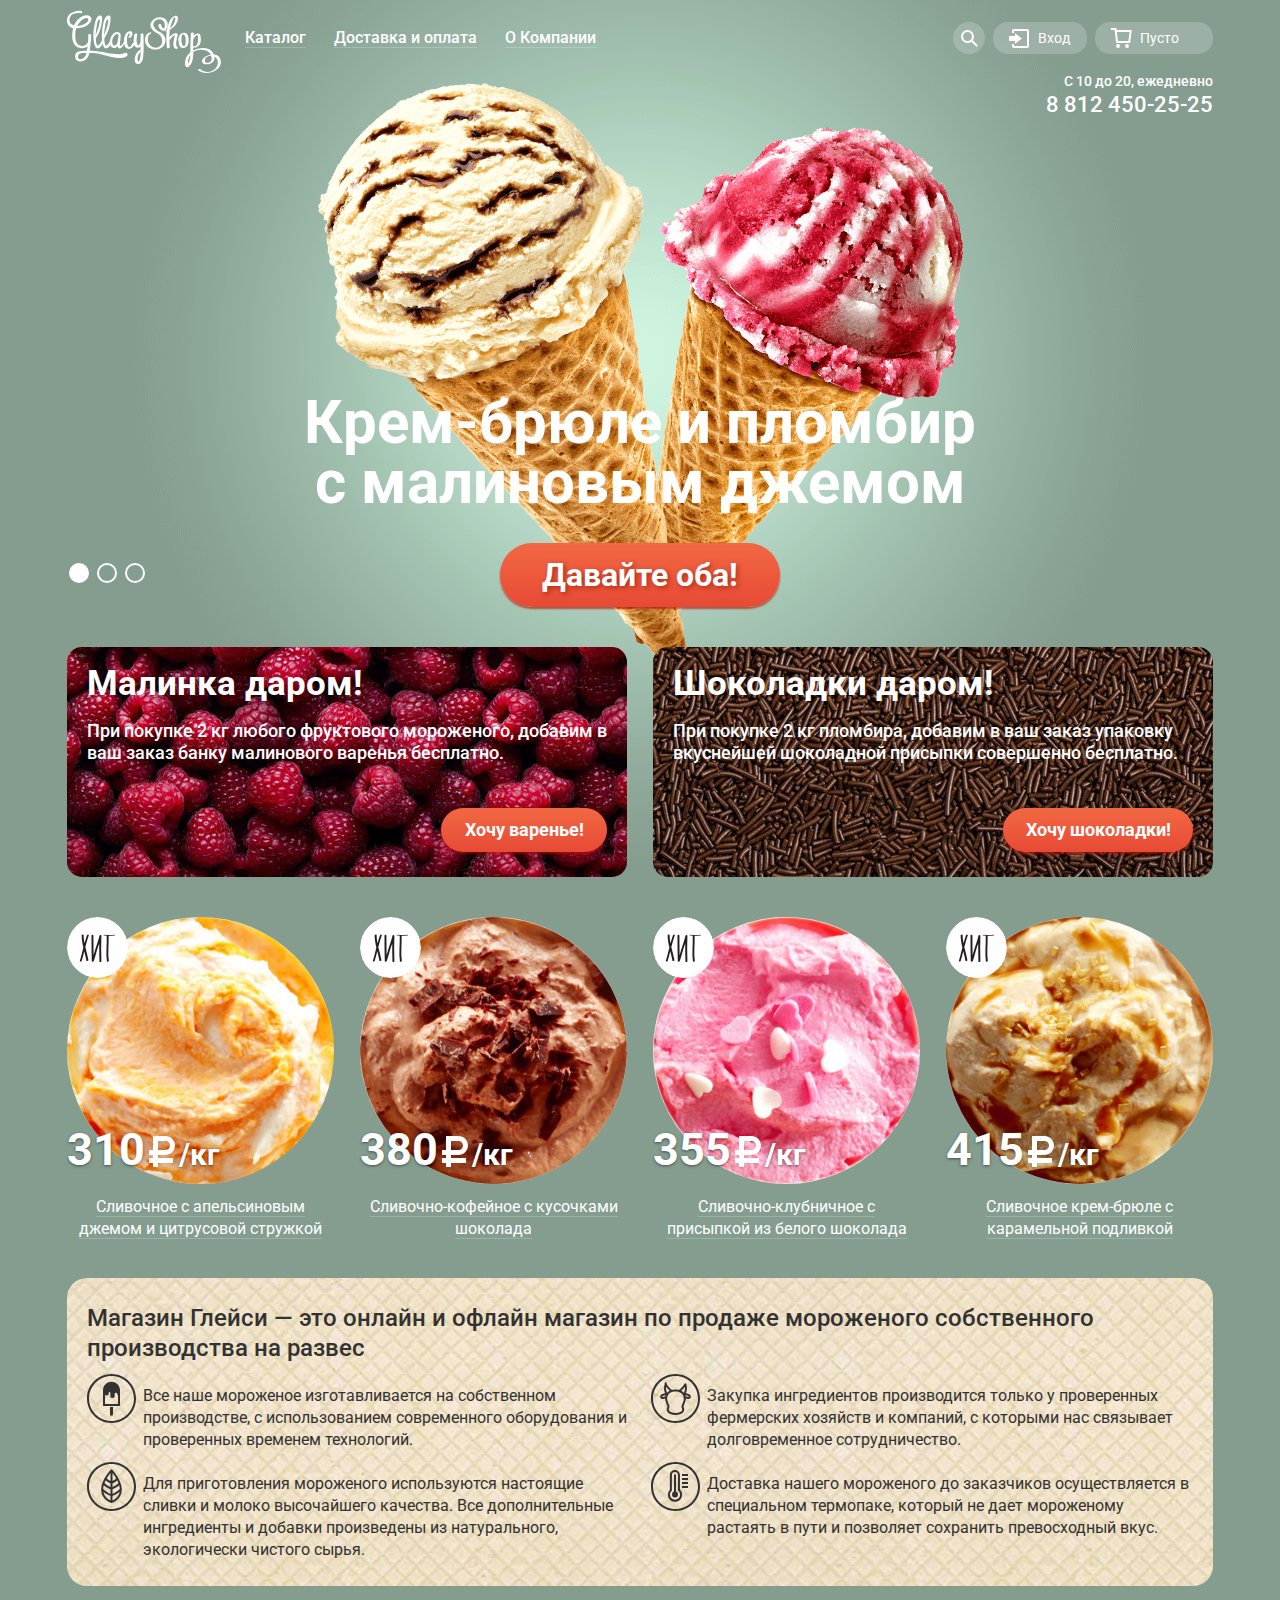
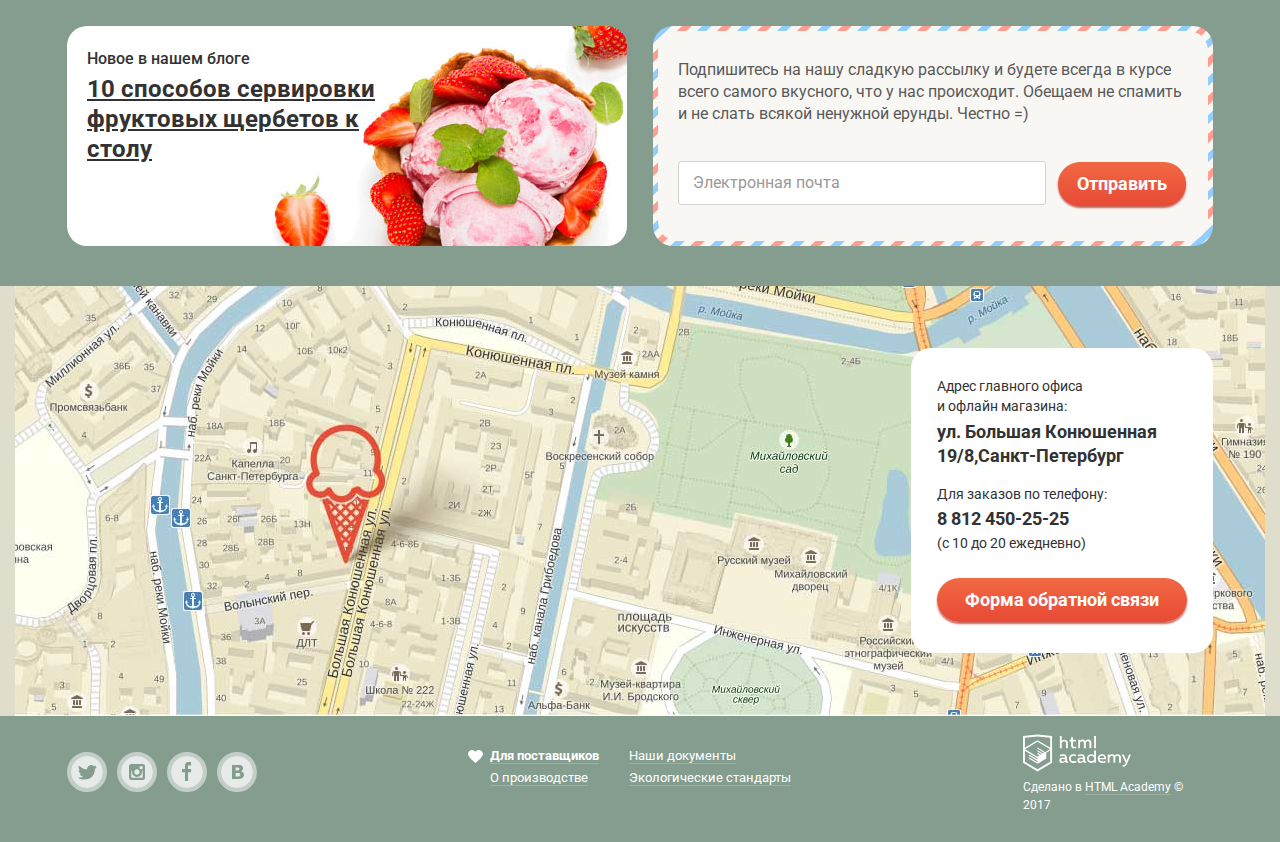
<file: index.html>
<!DOCTYPE html>
<html lang="ru">
  <head>
    <meta charset="utf-8">
    <link href="css/normalize.css" rel="stylesheet">
    <link href="css/style.min.css" rel="stylesheet">
    <link href="https://fonts.googleapis.com/css?family=Roboto:400,500,700&amp;subset=cyrillic,cyrillic-ext,latin-ext" rel="stylesheet">
    <title>"Глейси" магазин мороженого</title>
  </head>
  <body>
    <input class="visually-hidden" type="radio" id="btn-1" name="toggle" checked>
    <input class="visually-hidden" type="radio" id="btn-2" name="toggle">
    <input class="visually-hidden" type="radio" id="btn-3" name="toggle">
    <div class="page-container">
      <header class="main-header container">
        <nav class="main-nav">
          <div class="header-left">
            <a class="header-logo">
              <img class="header-logo-img" src="img/logo.svg" width="154" height="64" alt="Глейси">
            </a>
            <ul class="main-nav-list">
              <li class="main-nav-item">
                <a class="main-nav-link" href="#">Каталог</a>
                <ul class="main-subnav-list">
                  <li class="main-subnav-item">
                    <a class="main-subnav-link first-link" tabindex="1" href="#">Новинки</a>
                  </li>
                  <li class="main-subnav-item">
                    <a class="main-subnav-link" href="catalog.html">Сливочное</a>
                  </li>
                  <li class="main-subnav-item">
                    <a class="main-subnav-link" href="#">Щербеты</a>
                  </li>
                  <li class="main-subnav-item">
                    <a class="main-subnav-link" href="#">Фруктовый лёд</a>
                  </li>
                  <li class="main-subnav-item">
                    <a class="main-subnav-link" href="#">Мелорин</a>
                  </li>
                </ul>
              </li>
              <li class="main-nav-item">
                <a class="main-nav-link" href="#">Доставка и оплата</a>
              </li>
              <li class="main-nav-item">
                <a class="main-nav-link" href="#">О Компании</a>
              </li>
            </ul>
          </div>
          <div class="user-block">
            <ul class="user-block-list">
              <li class="user-block-item search">
                <a class="user-block-link link-search" href="#">Поиск</a>
                <div class="modal-wrapper">
                  <h3 class="visually-hidden">Форма поиска</h3>
                    <form class="modal search-form" action="https://echo.htmlacademy.ru" method="post">
                      <p class="form-row">
                        <input class="input-field" type="search" name="search" id="search-id" placeholder="Что ищем?">
                        <label for="search-id">Что ищем?</label>
                      </p>
                    </form>
                </div>
              </li>
              <li class="user-block-item enter">
                <a class="user-block-link link-enter" href="#">Вход</a>
                <div class="modal-wrapper">
                  <h3 class="visually-hidden">Форма входа</h3>
                  <form class="modal enter-form" action="https://echo.htmlacademy.ru" method="post">
                    <p class="form-row">
                      <input class="input-field" type="email" name="enter-email" id="enter-email-id" placeholder="Электронная почта">
                      <label for="enter-email-id">Электронная почта</label>
                    </p>
                    <p class="form-row">
                      <input class="input-field" type="password" name="enter-password" id="enter-password-id" placeholder="Пароль">
                      <label for="enter-password-id">Пароль</label>
                    </p>
                    <div class="enter-control-wrapper">
                      <p class="enter-info">
                        <a class="info-link" href="#">Забыли пароль?</a>
                        <a class="info-link" href="#">Новая регистрация</a>
                      </p>
                      <input class="btn enter-btn" type="submit" value="Войти">
                    </div>
                  </form>
                </div>
              </li>
              <li class="user-block-item">
                <a class="user-block-link user-block-bascket" href="#" aria-label="Корзина">Пусто</a>
              </li>
            </ul>
            <section class="user-block-info">
              <h3 class="visually-hidden">Контактная информация</h3>
              <p class="info-shedule">С 10 до 20, ежедневно</p>
              <p class="info-phone">8 812 450-25-25</p>
            </section>
          </div>
        </nav>
      </header>
      <main class="main-content">
        <div class="container">
          <h1 class="visually-hidden">Магазин мороженого-Глейси</h1>

        <!--Слайдер-->
          <ul class="slider">
            <li class="slide">
              <h2 class="slide-header">Крем-брюле и пломбир с малиновым джемом</h2>
              <a class="btn slide-btn" href="#">Давайте оба!</a>
            </li>
            <li class="slide">
              <h2 class="slide-header">Шоколадный пломбир и лимонный сорбет</h2>
              <a class="btn slide-btn" href="#">Давайте оба!</a>
            </li>
            <li class="slide">
              <h2 class="slide-header">Пломбир с помадкой и клубничный щербет</h2>
              <a class="btn slide-btn" href="#">Давайте оба!</a>
            </li>
          </ul>
          <div class="back-controls">
            <label for="btn-1"></label>
            <label for="btn-2"></label>
            <label for="btn-3"></label>
          </div>


            <!--Баннеры-->
          <section class="banners">
            <h2 class="visually-hidden">Рекламные предложения</h2>
            <ul class="banners-list">
              <li class="banner-item banner-1">
                <b class="banner-promo">Малинка даром!</b>
                <p class="banner-offer">При покупке 2 кг любого фруктового мороженого, добавим в ваш заказ банку малинового варенья бесплатно.</p>
                <a class="btn banner-btn" href="#">Хочу варенье!</a>
              </li>
              <li class="banner-item banner-2">
                <b class="banner-promo">Шоколадки даром!</b>
                <p class="banner-offer">При покупке 2 кг пломбира, добавим в ваш заказ упаковку вкуснейшей шоколадной присыпки совершенно бесплатно.</p>
                <a class="btn banner-btn" href="#">Хочу шоколадки!</a>
              </li>
            </ul>
          </section>

            <!--Хиты-->
          <section class="catalog hits">
            <h2 class="visually-hidden">Самые популярные товары</h2>
            <ul class="catalog-list">
              <li class="catalog-item">
                <img class="catalog-item-img" src="img/ice_hit1.jpg" width="267" height="267" alt="Сливочное с апельсиновым джемом и цитрусовой стружкой">
                <b class="price">310<span>/кг</span></b>
                <a class="catalog-item-link" href="#">Сливочное с апельсиновым джемом и цитрусовой стружкой</a>
                <a class="btn catalog-btn" href="#">Быстрый просмотр</a>
              </li>
              <li class="catalog-item">
                <img class="catalog-item-img" src="img/ice_hit2.jpg" width="267" height="267" alt="Сливочно-кофейное с кусочками шоколада">
                <b class="price">380<span>/кг</span></b>
                <a class="catalog-item-link" href="#">Сливочно-кофейное с кусочками шоколада</a>
                <a class="btn catalog-btn" href="#">Быстрый просмотр</a>
              </li>
              <li class="catalog-item">
                <img class="catalog-item-img" src="img/ice_hit3.jpg" width="267" height="267" alt="Сливочно-клубничное с присыпкой из белого шоколада">
                <b class="price">355<span>/кг</span></b>
                <a class="catalog-item-link" href="#">Сливочно-клубничное с<br>присыпкой из белого шоколада</a>
                <a class="btn catalog-btn" href="#">Быстрый просмотр</a>
              </li>
              <li class="catalog-item">
                <img class="catalog-item-img" src="img/ice_hit4.jpg" width="267" height="267" alt="Сливочное крем-брюле с карамельной подливкой">
                <b class="price">415<span>/кг</span></b>
                <a class="catalog-item-link" href="#">Сливочное крем-брюле с карамельной подливкой</a>
                <a class="btn catalog-btn" href="#">Быстрый просмотр</a>
              </li>
            </ul>
          </section>

            <!--Промо-блок-->
          <section class="features">
            <h2 class="visually-hidden">Наши преимущества</h2>
            <div class="features-wrapper">
              <p class="features-header">Магазин Глейси — это онлайн и офлайн магазин по продаже мороженого собственного производства на развес</p>
                <ul class="features-list">
                  <li class="features-list-item ice-cream">Все наше мороженое изготавливается на собственном производстве, с использованием современного оборудования и проверенных временем технологий.</li>
                  <li class="features-list-item cow">Закупка ингредиентов  производится только у проверенных фермерских хозяйств и компаний, с которыми нас связывает долговременное сотрудничество.</li>
                  <li class="features-list-item eco">Для приготовления мороженого используются настоящие сливки и молоко высочайшего качества. Все дополнительные ингредиенты и добавки произведены из натурального, экологически чистого сырья.</li>
                  <li class="features-list-item thermometer">Доставка нашего мороженого до заказчиков осуществляется в специальном термопаке, который не дает мороженому растаять в пути и позволяет сохранить превосходный вкус.</li>
                </ul>
            </div>
          </section>

            <!--Новости блога-->
          <section class="news">
            <h2 class="visually-hidden">Новости блога</h2>
            <article class="news-blog">
              <h3 class="blog-title">Новое в нашем блоге</h3>
              <a class="blog-link" href="#">10  способов сервировки фруктовых щербетов к столу</a>
            </article>
            <div class="news-subscribe">
              <form class="subscribe-form" name="subscribe" id="subscribe-form" method="post" action="https://echo.htmlacademy.ru">
                <p class="subscribe-intro">Подпишитесь на нашу сладкую рассылку и будете всегда в курсе всего самого вкусного, что у нас происходит. Обещаем не спамить и не слать всякой ненужной ерунды. Честно =)</p>
                <p class="form-row">
                  <input class="input-field subscribe-field" type="email" name="email" id="email-id" placeholder="Электронная почта">
                  <label for="email-id">Электронная почта</label>
                  <input class="btn subscribe-btn" type="submit" value="Отправить">
                </p>
              </form>
            </div>
          </section>
        </div>

          <!--Контакты-->
        <section class="map" id="map-id">
          <div class="container">
            <h2 class="visually-hidden">Контактная информация</h2>
            <div class="contacts">
              <ul class="contacts-list">
                <li class="contact-item">
                  <p class="contacts-caption">Адрес главного офиса<br>и офлайн магазина:</p>
                  <b class="contacts-content">ул. Большая Конюшенная<br>19/8,Санкт-Петербург</b>
                </li>
                <li class="contact-item">
                  <p class="contacts-caption">Для заказов по телефону:</p>
                  <b class="contacts-content phone">8 812 450-25-25</b>
                  <p class="contacts-caption note">(с 10 до 20 ежедневно)</p>
                </li>
              </ul>
              <a class="btn btn-contact" href="#">Форма обратной связи</a>
            </div>
          </div>
        </section>
      </main>

        <!--Подвал-->
      <footer class="main-footer">
        <div class="container">
          <ul class="footer-social">
            <li class="social-item">
              <a class="social-link" href="#" title="Мы в твиттере">Твитер</a>
              <svg xmlns="http://www.w3.org/2000/svg" width="32" height="32" viewBox="0 0 32 32"><path fill="#FFF" d="M16 0C7.164 0 0 7.164 0 16c0 8.837 7.164 16 16 16 8.837 0 16-7.163 16-16 0-8.836-7.163-16-16-16zm7.944 12.809c-.251 6.516-3.463 10.832-10.992 10.702h-.486c-.447 0-4.543-.443-5.344-1.823 2.479.19 4.247-.406 5.12-1.136-1.048-.289-2.923-.461-3.251-2.848.384.104.618.221 1.299.113-1.307-.824-2.758-1.519-2.679-3.643.311.317 1.164.518 1.46.457-.768-.233-2.149-3.244-.974-4.781 1.984 1.79 4.075 3.482 7.804 3.643.227-2.214 1.24-3.699 3.168-4.325 1.84-.479 3.255.26 3.901 1.138.737-.224 1.453-.466 2.193-.685-.004.833-.569 1.463-.935 1.709.747.165 1.423-.475 1.423-.475-.184.963-1.094 1.725-1.707 1.954z"/></svg>
            </li>
            <li class="social-item">
              <svg xmlns="http://www.w3.org/2000/svg" width="32" height="32" viewBox="0 0 32 32"><g fill="#FFF"><path d="M20.916 16a4.938 4.938 0 1 1-9.877 0c0-.394.051-.773.138-1.14h-.897v6.838h11.396V14.86h-.897c.086.367.137.746.137 1.14z"/><path d="M15.978 18.659c1.466 0 2.659-1.193 2.659-2.659s-1.193-2.659-2.659-2.659c-1.466 0-2.659 1.193-2.659 2.659s1.192 2.659 2.659 2.659zM18.637 10.302h3.039v3.039h-3.039z"/><path d="M16 0C7.164 0 0 7.164 0 16c0 8.837 7.164 16 16 16 8.837 0 16-7.163 16-16 0-8.836-7.163-16-16-16zm7.955 21.698a2.285 2.285 0 0 1-2.279 2.279H10.279A2.285 2.285 0 0 1 8 21.698V10.302a2.286 2.286 0 0 1 2.279-2.279h11.396a2.286 2.286 0 0 1 2.279 2.279v11.396z"/></g></svg>
              <a class="social-link" href="#" title="Мы в инстаграмм">Инстаграм</a>
            </li>
            <li class="social-item">
              <svg xmlns="http://www.w3.org/2000/svg" width="32" height="32" viewBox="0 0 32 32"><path fill="#FFF" d="M16 0C7.164 0 0 7.163 0 16s7.164 16 16 16c8.837 0 16-7.164 16-16S24.837 0 16 0zm4.062 9.455h-3.021v3.444h3.021v3.445h-3.021v8.61H14.02v-8.61H11v-3.445h3.021V9.455c0-1.902 1.353-3.445 3.021-3.445h3.021v3.445z"/></svg>
              <a class="social-link" href="#" title="Мы в фейсбук">Фейсбук</a>
            </li>
            <li class="social-item">
              <a class="social-link" href="#" title="Мы в контакте">ВКонтакте</a>
              <svg xmlns="http://www.w3.org/2000/svg" width="32" height="32" viewBox="0 0 32 32"><g fill="#FFF"><path d="M16.637 14.495c.402-.019.719-.082.951-.188.326-.145.54-.33.641-.559.101-.229.15-.496.15-.797 0-.232-.058-.465-.174-.697-.116-.232-.322-.405-.617-.517-.264-.1-.592-.155-.984-.165a76.242 76.242 0 0 0-1.652-.014h-.339v2.965h.565c.571 0 1.057-.009 1.459-.028zM18.118 17.084c-.282-.081-.672-.125-1.166-.132a127.97 127.97 0 0 0-1.55-.009h-.79v3.493h.264c1.014 0 1.74-.003 2.18-.009a3.2 3.2 0 0 0 1.212-.245c.377-.157.633-.364.774-.625s.214-.562.214-.9c0-.446-.088-.788-.261-1.03-.17-.241-.464-.423-.877-.543z"/><path d="M16 0C7.164 0 0 7.164 0 16c0 8.837 7.164 16 16 16 8.837 0 16-7.163 16-16 0-8.836-7.163-16-16-16zm6.602 20.531a3.73 3.73 0 0 1-1.124 1.327c-.552.415-1.161.71-1.823.886s-1.501.264-2.519.264h-6.121V8.987h5.443c1.13 0 1.957.038 2.48.113a5.126 5.126 0 0 1 1.561.5c.533.27.929.632 1.189 1.087.26.455.392.975.392 1.558 0 .678-.179 1.278-.536 1.795-.358.518-.863.92-1.517 1.208v.075c.917.182 1.642.559 2.179 1.13.537.571.807 1.325.807 2.261 0 .678-.138 1.283-.411 1.817z"/></g></svg>
            </li>
          </ul>
          <div class="footer-menu">
            <ul class="footer-menu-list">
              <li class="footer-menu-item">
                <a class="footer-menu-link heart" href="#">Для поставщиков</a>
              </li>
              <li class="footer-menu-item">
                <a class="footer-menu-link" href="#">О производстве</a>
              </li>
            </ul>
            <ul class="footer-menu-list">
              <li class="footer-menu-item">
                <a class="footer-menu-link" href="#">Наши документы</a>
              </li>
              <li class="footer-menu-item">
                <a class="footer-menu-link" href="#">Экологические стандарты</a>
              </li>
            </ul>
          </div>
          <div class="footer-copyright">
            <a class="copyright-link" href="https://htmlacademy.ru/intensive/htmlcss"><img class="copyright-img" src="img/logo-htmlacademy.svg" width="108" height="38" alt="HTMLAcademy"></a>
            <p class="copyright-text">Сделано в <a href="https://htmlacademy.ru/">HTML Academy</a> © 2017</p>
          </div>
        </div>
      </footer>
    </div>
    <div class="feedback-overlay"></div>
    <section class="modal-wrapper feedback">
      <h3 class="visually-hidden">Форма обратной связи</h3>
      <button class="modal-close" type="button" title="Закрыть">Закрыть</button>
      <form class="modal modal-feedback" action="https://echo.htmlacademy.ru" method="post">
        <p class="feedback-title">Мы обязательно вам ответим!</p>
        <p class="form-row">
          <input class="input-field feedback-field" type="text" name="feedback-name" id="feedback-name-id" placeholder="Как вас зовут?">
          <label for="feedback-name-id">Как вас зовут?</label>
        </p>
        <p class="form-row">
          <input class="input-field feedback-field" type="email" name="feedback-email" id="feedback-email-id" placeholder="Ваша почта для ответа?">
          <label for="feedback-email-id">Ваша почта для ответа?</label>
        </p>
        <p class="form-row">
          <textarea class="feedback-textarea" name="feedback-message" id="feedback-message-id" rows="6" placeholder="Напишите что-нибудь..."></textarea>
          <label for="feedback-message-id">Напишите что-нибудь...</label>
        </p>
        <div class="btn-wrapper">
          <input class="btn feedback-btn" type="submit" value="Отправить">
        </div>
      </form>
    </section>
    <script src="https://api-maps.yandex.ru/2.1/?lang=ru_RU" type="text/javascript"></script>
    <script type="text/javascript" src="js/script.min.js"></script>
  </body>
</html>
</file>
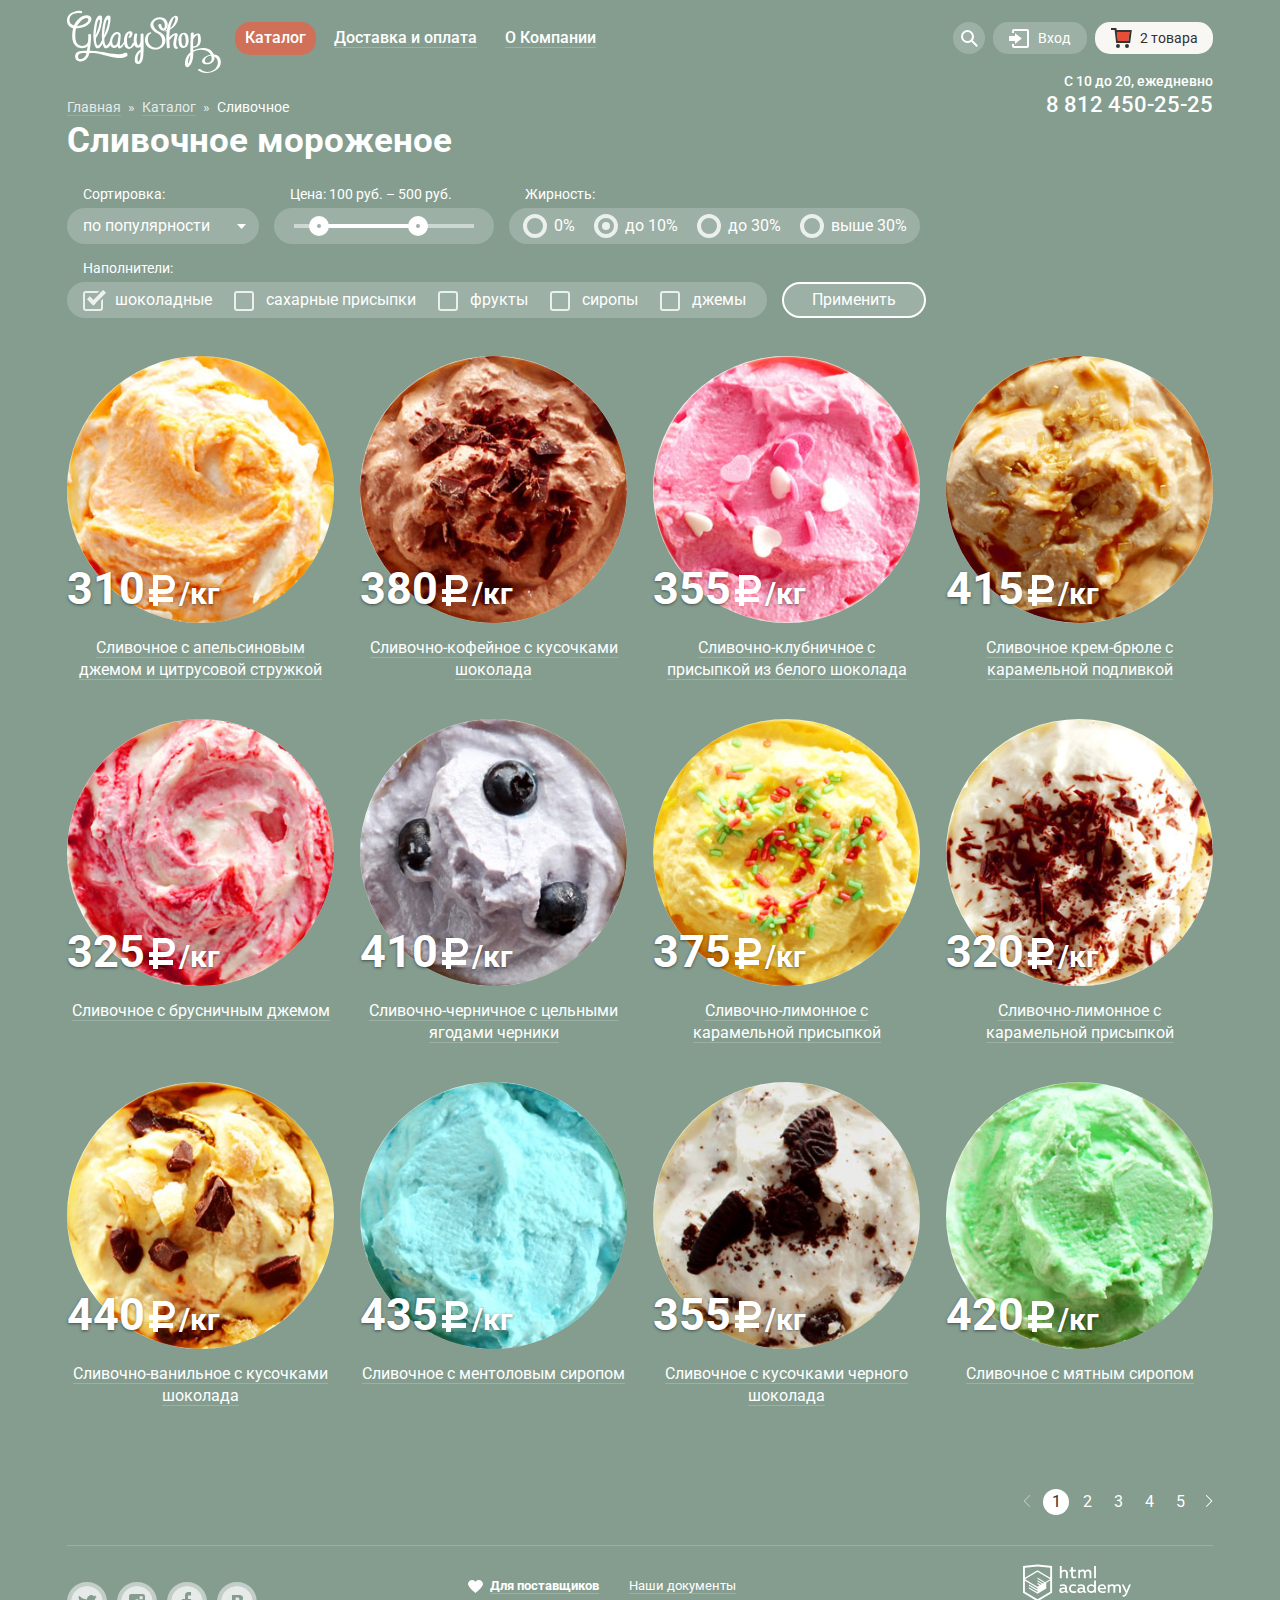
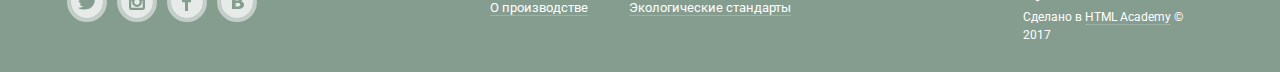
<file: catalog.html>
<!DOCTYPE html>
<html lang="ru">
  <head>
    <meta charset="utf-8">
    <link href="css/normalize.css" rel="stylesheet">
    <link href="css/style.min.css" rel="stylesheet">
    <link href="https://fonts.googleapis.com/css?family=Roboto:400,500,700&amp;subset=cyrillic,cyrillic-ext,latin-ext" rel="stylesheet">
    <title>"Глейси" магазин мороженого-Каталог-Сливочное мороженое</title>
  </head>
  <body class="inner-page">
    <div class="page-container">
      <header class="main-header container">
        <nav class="main-nav">
          <div class="header-left">
            <a class="header-logo" href="index.html">
              <img class="header-logo-img" src="img/logo.svg" width="154" height="64" alt="Глейси">
            </a>
            <ul class="main-nav-list">
              <li class="main-nav-item">
                <a class="main-nav-link active" href="#">Каталог</a>
                <ul class="main-subnav-list">
                  <li class="main-subnav-item">
                    <a class="main-subnav-link first-link" href="#">Новинки</a>
                  </li>
                  <li class="main-subnav-item">
                    <a class="main-subnav-link active">Сливочное</a>
                  </li>
                  <li class="main-subnav-item">
                    <a class="main-subnav-link" href="#">Щербеты</a>
                  </li>
                  <li class="main-subnav-item">
                    <a class="main-subnav-link" href="#">Фруктовый лёд</a>
                  </li>
                  <li class="main-subnav-item">
                    <a class="main-subnav-link" href="#">Мелорин</a>
                  </li>
                </ul>
              </li>
              <li class="main-nav-item">
                <a class="main-nav-link" href="#">Доставка и оплата</a>
              </li>
              <li class="main-nav-item">
                <a class="main-nav-link" href="#">О Компании</a>
              </li>
            </ul>
          </div>
          <div class="user-block">
            <ul class="user-block-list">
              <li class="user-block-item search">
                <a class="user-block-link link-search" href="#">Поиск</a>
                <div class="modal-wrapper">
                  <h3 class="visually-hidden">Форма поиска</h3>
                    <form class="modal search-form" action="https://echo.htmlacademy.ru" method="post">
                      <p class="form-row">
                        <input class="input-field" type="search" name="search" id="search-id" placeholder="Что ищем?">
                        <label for="search-id">Что ищем?</label>
                      </p>
                    </form>
                </div>
              </li>
              <li class="user-block-item enter">
                <a class="user-block-link link-enter" href="#">Вход</a>
                <div class="modal-wrapper">
                  <h3 class="visually-hidden">Форма входа</h3>
                  <form class="modal enter-form" action="https://echo.htmlacademy.ru" method="post">
                    <p class="form-row">
                      <input class="input-field" type="email" name="enter-email" id="enter-email-id" placeholder="Электронная почта">
                      <label for="enter-email-id">Электронная почта</label>
                    </p>
                    <p class="form-row">
                      <input class="input-field" type="password" name="enter-password" id="enter-password-id" placeholder="Пароль">
                      <label for="enter-password-id">Пароль</label>
                    </p>
                    <div class="enter-control-wrapper">
                      <p class="enter-info">
                        <a class="info-link" href="#">Забыли пароль?</a>
                        <a class="info-link" href="#">Новая регистрация</a>
                      </p>
                      <input class="btn enter-btn" type="submit" value="Войти">
                    </div>
                  </form>
                </div>
              </li>
              <li class="user-block-item bascket">
                <a class="user-block-link user-block-bascket full" href="#" aria-label="Корзина">2 товара</a>
                <div class="modal-wrapper">
                  <h3 class="visually-hidden">Корзина</h3>
                  <div class="modal bascket-table">
                    <table class="bascket-items">
                      <tr class="bascket-item">
                        <td class="item-delete">
                          <button class="item-delete-button" type="button" value="Удалить">Удалить</button>
                        </td>
                        <td class="item-preview">
                          <img class="item-preview-img" src="img/ice_hit3.jpg" width="35" height="35" alt="Пломбир с апельсиновым джемом">
                        </td>
                        <td class="item-title">Пломбир с апельсиновым джемом</td>
                        <td class="item-count">1,5кг x <span>200р.</span></td>
                        <td class="item-total">300р.</td>
                      </tr>
                      <tr class="bascket-item">
                        <td class="item-delete">
                          <button class="item-delete-button" type="button" value="Удалить">Удалить</button>
                        </td>
                        <td class="item-preview">
                          <img class="item-preview-img" src="img/ice_hit1.jpg" width="35" height="35" alt="Пломбир с апельсиновым джемом">
                        </td>
                        <td class="item-title">Клубничный пломбир с присыпкой из белого шоколада</td>
                        <td class="item-count">1,5кг x <span>300р.</span></td>
                        <td class="item-total">450р.</td>
                      </tr>
                    </table>
                    <p class="bascket-total">Итого: 750руб.</p>
                    <button class="btn bascket-btn" type="button" value="Оформить заказ">Оформить заказ</button>
                  </div>
                </div>
              </li>
            </ul>
            <section class="user-block-info">
              <h3 class="visually-hidden">Контактная информация</h3>
              <p class="info-shedule">С 10 до 20, ежедневно</p>
              <p class="info-phone">8 812 450-25-25</p>
            </section>
          </div>
        </nav>
      </header>

      <main class="container">
        <ul class="breadcrumbs-list">
          <li class="breadcrumbs-item">
            <a class="breadcrumbs-link" href="index.html">Главная</a>
          </li>
          <li class="breadcrumbs-item">
            <a class="breadcrumbs-link" href="#">Каталог</a>
          </li>
          <li class="breadcrumbs-item">
            Сливочное
          </li>
        </ul>
        <h1 class="page-title">Сливочное мороженое</h1>

          <!--Фильтр поиска-->
        <section class="filters">
          <h2 class="visually-hidden">Фильтр поиска</h2>
          <form class="filters-form" name="filters" action="https://echo.htmlacademy.ru" method="post" id="filters-id">
            <div class="form-row">
              <fieldset class="filter-set sort">
                <legend class="filter-set-legend">Сортировка:</legend>
                <div class="filter-field-wrapper">
                  <select class="filter-sort" name="sort" id="sort-id">
                    <option class="sort-option" value="popular">по популярности</option>
                    <option class="sort-option" value="chip">сначала недорогие</option>
                    <option class="sort-option" value="expensive">сначала дорогие</option>
                    <option class="sort-option" value="fat">по жирности</option>
                  </select>
                </div>
              </fieldset>
              <fieldset class="filter-set cost">
                <legend class="filter-set-legend">Цена: <span class="cost-min">100</span> руб. – <span class="cost-max">500</span> руб.</legend>
                <div class="filter-field-wrapper">
                 <div class="range-line">
                    <div class="bar"></div>
                  </div>
                  <div class="range-toggle toggle-min" tabindex="0"></div>
                  <div class="range-toggle toggle-max" tabindex="0"></div>
                </div>
              </fieldset>
              <fieldset class="filter-set  fat">
                <legend class="filter-set-legend">Жирность:</legend>
                <div class="filter-field-wrapper">
                  <input class="filter-radio visually-hidden" type="radio" name="scale" id="step1-id" value="0%">
                  <label class="filter-label" for="step1-id">0%</label>
                  <input class="filter-radio visually-hidden" type="radio" name="scale" id="step2-id" value="less 10%" checked>
                  <label class="filter-label" for="step2-id">до 10%</label>
                  <input class="filter-radio visually-hidden" type="radio" name="scale" id="step3-id" value="less 30%">
                  <label class="filter-label" for="step3-id">до 30%</label>
                  <input class="filter-radio visually-hidden" type="radio" name="scale" id="step4-id" value="more 30%">
                  <label class="filter-label" for="step4-id">выше 30%</label>
                </div>
              </fieldset>
            </div>
            <div class="form-row">
              <fieldset class="filter-set  topings">
                <legend class="filter-set-legend">Наполнители:</legend>
                <div class="filter-field-wrapper">
                  <input class="filter-checkbox visually-hidden" type="checkbox" name="shoco" id="shoco-id" checked>
                  <label class="filter-label" for="shoco-id">шоколадные</label>
                  <input class="filter-checkbox visually-hidden" type="checkbox" name="sugar" id="sugar-id">
                  <label class="filter-label" for="sugar-id">сахарные присыпки</label>
                  <input class="filter-checkbox visually-hidden" type="checkbox" name="fruit" id="fruit-id">
                  <label class="filter-label" for="fruit-id">фрукты</label>
                  <input class="filter-checkbox visually-hidden" type="checkbox" name="syrup" id="syrup-id">
                  <label class="filter-label" for="syrup-id">сиропы</label>
                  <input class="filter-checkbox visually-hidden" type="checkbox" name="jam" id="jam-id">
                  <label class="filter-label" for="jam-id">джемы</label>
                </div>
              </fieldset>
              <input class="filter-button" type="submit" value="Применить">
            </div>
          </form>
        </section>

            <!--Каталог-->
        <section class="catalog">
          <h2 class="visually-hidden">Каталог товаров</h2>
          <ul class="catalog-list">
            <li class="catalog-item">
              <img class="catalog-item-img" src="img/ice_hit1.jpg" width="267" height="267" alt="Сливочное с апельсиновым джемом и цитрусовой стружкой">
              <b class="price">310<span>/кг</span></b>
              <a class="catalog-item-link" href="#">Сливочное с апельсиновым джемом и цитрусовой стружкой</a>
              <a class="btn catalog-btn" href="#">Быстрый просмотр</a>
            </li>
            <li class="catalog-item">
              <img class="catalog-item-img" src="img/ice_hit2.jpg" width="267" height="267" alt="Сливочно-кофейное с кусочками шоколада">
              <b class="price">380<span>/кг</span></b>
              <a class="catalog-item-link" href="#">Сливочно-кофейное с кусочками шоколада</a>
              <a class="btn catalog-btn" href="#">Быстрый просмотр</a>
            </li>
            <li class="catalog-item">
              <img class="catalog-item-img" src="img/ice_hit3.jpg" width="267" height="267" alt="Сливочно-клубничное с присыпкой из белого шоколада">
              <b class="price">355<span>/кг</span></b>
              <a class="catalog-item-link" href="#">Сливочно-клубничное с<br>присыпкой из белого шоколада</a>
              <a class="btn catalog-btn" href="#">Быстрый просмотр</a>
            </li>
            <li class="catalog-item">
              <img class="catalog-item-img" src="img/ice_hit4.jpg" width="267" height="267" alt="Сливочное крем-брюле с карамельной подливкой">
              <b class="price">415<span>/кг</span></b>
              <a class="catalog-item-link" href="#">Сливочное крем-брюле с карамельной подливкой</a>
              <a class="btn catalog-btn" href="#">Быстрый просмотр</a>
            </li>
            <li class="catalog-item">
              <img class="catalog-item-img" src="img/ice_5.jpg" width="267" height="267" alt="Сливочное с брусничным джемом">
              <b class="price">325<span>/кг</span></b>
              <a class="catalog-item-link" href="#">Сливочное с брусничным джемом</a>
              <a class="btn catalog-btn" href="#">Быстрый просмотр</a>
            </li>
            <li class="catalog-item">
              <img class="catalog-item-img" src="img/ice_6.jpg" width="267" height="267" alt="Сливочно-черничное с цельными ягодами черники ">
              <b class="price">410<span>/кг</span></b>
              <a class="catalog-item-link" href="#">Сливочно-черничное с цельными ягодами черники</a>
              <a class="btn catalog-btn" href="#">Быстрый просмотр</a>
            </li>
            <li class="catalog-item">
              <img class="catalog-item-img" src="img/ice_7.jpg" width="267" height="267" alt="Сливочно-лимонное с карамельной присыпкой">
              <b class="price">375<span>/кг</span></b>
              <a class="catalog-item-link" href="#">Сливочно-лимонное с карамельной присыпкой</a>
              <a class="btn catalog-btn" href="#">Быстрый просмотр</a>
            </li>
            <li class="catalog-item">
              <img class="catalog-item-img" src="img/ice_8.jpg" width="267" height="267" alt="Сливочно-лимонное с карамельной присыпкой">
              <b class="price">320<span>/кг</span></b>
              <a class="catalog-item-link" href="#">Сливочно-лимонное с карамельной присыпкой</a>
              <a class="btn catalog-btn" href="#">Быстрый просмотр</a>
            </li>
            <li class="catalog-item">
              <img class="catalog-item-img" src="img/ice_9.jpg" width="267" height="267" alt="Сливочно-ванильное с кусочками шоколада">
              <b class="price">440<span>/кг</span></b>
              <a class="catalog-item-link" href="#">Сливочно-ванильное с кусочками шоколада</a>
              <a class="btn catalog-btn" href="#">Быстрый просмотр</a>
            </li>
            <li class="catalog-item">
              <img class="catalog-item-img" src="img/ice_10.jpg" width="267" height="267" alt="Сливочноe с ментоловым сиропом">
              <b class="price">435<span>/кг</span></b>
              <a class="catalog-item-link" href="#">Сливочноe с ментоловым сиропом</a>
              <a class="btn catalog-btn" href="#">Быстрый просмотр</a>
            </li>
            <li class="catalog-item">
              <img class="catalog-item-img" src="img/ice_11.jpg" width="267" height="267" alt="Сливочное с кусочками черного шоколада">
              <b class="price">355<span>/кг</span></b>
              <a class="catalog-item-link" href="#">Сливочное с кусочками черного шоколада</a>
              <a class="btn catalog-btn" href="#">Быстрый просмотр</a>
            </li>
            <li class="catalog-item">
              <img class="catalog-item-img" src="img/ice_12.jpg" width="267" height="267" alt="Сливочное с мятным сиропом">
              <b class="price">420<span>/кг</span></b>
              <a class="catalog-item-link" href="#">Сливочное с мятным сиропом</a>
              <a class="btn catalog-btn" href="#">Быстрый просмотр</a>
            </li>
          </ul>
          <div class="paginator-wrapper">
            <ul class="paginator">
              <li class="paginator-item arrow" title="Назад"><svg class="left-arrow" xmlns="http://www.w3.org/2000/svg" x="0px" y="0px"
                width="8px" height="12px" viewBox="0 0 8 12" enable-background="new 0 0 8 12" xml:space="preserve">
                <path fill="#C1C6CE" d="M7.237,5.642L1.729,0.133c-0.198-0.198-0.519-0.198-0.716,0s-0.198,0.519,0,0.716L6.163,6l-5.151,5.15
                c-0.198,0.198-0.198,0.519,0,0.717c0.099,0.099,0.229,0.148,0.358,0.148c0.129,0,0.259-0.05,0.358-0.148l5.509-5.509
                C7.436,6.16,7.436,5.84,7.237,5.642z"/>
                </svg>
              </li>
              <li class="paginator-item"><a class="paginator-link active">1</a></li>
              <li class="paginator-item"><a class="paginator-link" href="#">2</a></li>
              <li class="paginator-item"><a class="paginator-link" href="#">3</a></li>
              <li class="paginator-item"><a class="paginator-link" href="#">4</a></li>
              <li class="paginator-item"><a class="paginator-link" href="#">5</a></li>
              <li class="paginator-item arrow" title="Вперёд">
                <a class="paginator-link" href="#"><svg  xmlns="http://www.w3.org/2000/svg" x="0px" y="0px"
                  width="8px" height="12px" viewBox="0 0 8 12" enable-background="new 0 0 8 12" xml:space="preserve"><path fill="#FFFFFF" d="M7.237,5.642L1.729,0.133c-0.198-0.198-0.519-0.198-0.716,0s-0.198,0.519,0,0.716L6.163,6l-5.151,5.15
                  c-0.198,0.198-0.198,0.519,0,0.717c0.099,0.099,0.229,0.148,0.358,0.148c0.129,0,0.259-0.05,0.358-0.148l5.509-5.509 C7.436,6.16,7.436,5.84,7.237,5.642z"/></svg>
                </a>
              </li>
            </ul>
          </div>
        </section>
      </main>
      <!--Подвал-->
      <footer class="main-footer">
        <div class="container">
          <ul class="footer-social">
            <li class="social-item">
              <a class="social-link" href="#" title="Мы в твиттере">Твитер</a>
              <svg xmlns="http://www.w3.org/2000/svg" width="32" height="32" viewBox="0 0 32 32"><path fill="#FFF" d="M16 0C7.164 0 0 7.164 0 16c0 8.837 7.164 16 16 16 8.837 0 16-7.163 16-16 0-8.836-7.163-16-16-16zm7.944 12.809c-.251 6.516-3.463 10.832-10.992 10.702h-.486c-.447 0-4.543-.443-5.344-1.823 2.479.19 4.247-.406 5.12-1.136-1.048-.289-2.923-.461-3.251-2.848.384.104.618.221 1.299.113-1.307-.824-2.758-1.519-2.679-3.643.311.317 1.164.518 1.46.457-.768-.233-2.149-3.244-.974-4.781 1.984 1.79 4.075 3.482 7.804 3.643.227-2.214 1.24-3.699 3.168-4.325 1.84-.479 3.255.26 3.901 1.138.737-.224 1.453-.466 2.193-.685-.004.833-.569 1.463-.935 1.709.747.165 1.423-.475 1.423-.475-.184.963-1.094 1.725-1.707 1.954z"/></svg>
            </li>
            <li class="social-item">
              <svg xmlns="http://www.w3.org/2000/svg" width="32" height="32" viewBox="0 0 32 32"><g fill="#FFF"><path d="M20.916 16a4.938 4.938 0 1 1-9.877 0c0-.394.051-.773.138-1.14h-.897v6.838h11.396V14.86h-.897c.086.367.137.746.137 1.14z"/><path d="M15.978 18.659c1.466 0 2.659-1.193 2.659-2.659s-1.193-2.659-2.659-2.659c-1.466 0-2.659 1.193-2.659 2.659s1.192 2.659 2.659 2.659zM18.637 10.302h3.039v3.039h-3.039z"/><path d="M16 0C7.164 0 0 7.164 0 16c0 8.837 7.164 16 16 16 8.837 0 16-7.163 16-16 0-8.836-7.163-16-16-16zm7.955 21.698a2.285 2.285 0 0 1-2.279 2.279H10.279A2.285 2.285 0 0 1 8 21.698V10.302a2.286 2.286 0 0 1 2.279-2.279h11.396a2.286 2.286 0 0 1 2.279 2.279v11.396z"/></g></svg>
              <a class="social-link" href="#" title="Мы в инстаграмм">Инстаграм</a>
            </li>
            <li class="social-item">
              <svg xmlns="http://www.w3.org/2000/svg" width="32" height="32" viewBox="0 0 32 32"><path fill="#FFF" d="M16 0C7.164 0 0 7.163 0 16s7.164 16 16 16c8.837 0 16-7.164 16-16S24.837 0 16 0zm4.062 9.455h-3.021v3.444h3.021v3.445h-3.021v8.61H14.02v-8.61H11v-3.445h3.021V9.455c0-1.902 1.353-3.445 3.021-3.445h3.021v3.445z"/></svg>
              <a class="social-link" href="#" title="Мы в фейсбук">Фейсбук</a>
            </li>
            <li class="social-item">
              <a class="social-link" href="#" title="Мы в контакте">ВКонтакте</a>
              <svg xmlns="http://www.w3.org/2000/svg" width="32" height="32" viewBox="0 0 32 32"><g fill="#FFF"><path d="M16.637 14.495c.402-.019.719-.082.951-.188.326-.145.54-.33.641-.559.101-.229.15-.496.15-.797 0-.232-.058-.465-.174-.697-.116-.232-.322-.405-.617-.517-.264-.1-.592-.155-.984-.165a76.242 76.242 0 0 0-1.652-.014h-.339v2.965h.565c.571 0 1.057-.009 1.459-.028zM18.118 17.084c-.282-.081-.672-.125-1.166-.132a127.97 127.97 0 0 0-1.55-.009h-.79v3.493h.264c1.014 0 1.74-.003 2.18-.009a3.2 3.2 0 0 0 1.212-.245c.377-.157.633-.364.774-.625s.214-.562.214-.9c0-.446-.088-.788-.261-1.03-.17-.241-.464-.423-.877-.543z"/><path d="M16 0C7.164 0 0 7.164 0 16c0 8.837 7.164 16 16 16 8.837 0 16-7.163 16-16 0-8.836-7.163-16-16-16zm6.602 20.531a3.73 3.73 0 0 1-1.124 1.327c-.552.415-1.161.71-1.823.886s-1.501.264-2.519.264h-6.121V8.987h5.443c1.13 0 1.957.038 2.48.113a5.126 5.126 0 0 1 1.561.5c.533.27.929.632 1.189 1.087.26.455.392.975.392 1.558 0 .678-.179 1.278-.536 1.795-.358.518-.863.92-1.517 1.208v.075c.917.182 1.642.559 2.179 1.13.537.571.807 1.325.807 2.261 0 .678-.138 1.283-.411 1.817z"/></g></svg>
            </li>
          </ul>
          <div class="footer-menu">
            <ul class="footer-menu-list">
              <li class="footer-menu-item">
                <a class="footer-menu-link heart" href="#">Для поставщиков</a>
              </li>
              <li class="footer-menu-item">
                <a class="footer-menu-link" href="#">О производстве</a>
              </li>
            </ul>
            <ul class="footer-menu-list">
              <li class="footer-menu-item">
                <a class="footer-menu-link" href="#">Наши документы</a>
              </li>
              <li class="footer-menu-item">
                <a class="footer-menu-link" href="#">Экологические стандарты</a>
              </li>
            </ul>
          </div>
          <div class="footer-copyright">
            <a class="copyright-link" href="https://htmlacademy.ru/intensive/htmlcss"><img class="copyright-img" src="img/logo-htmlacademy.svg" width="108" height="38" alt="HTMLAcademy"></a>
            <p class="copyright-text">Сделано в <a href="https://htmlacademy.ru/">HTML Academy</a> © 2017</p>
          </div>
        </div>
      </footer>
    </div>
  </body>
</html>
</file>
<file: css/style.min.css>
body{margin:0;font-size:16px;font-style:normal;line-height:22px;font-family:"Roboto","Arial",sans-serif;color:#323232;background-color:#939393}.visually-hidden{position:absolute;overflow:hidden;clip:rect(0 0 0 0);height:1px;width:1px;margin:-1px;padding:0;border:0}.page-container{min-width:1200px;background-color:#849d8f}#btn-1:checked~.page-container{background:url(../img/slide1.png) no-repeat;background-position:top center;background-color:#849d8f}#btn-2:checked~.page-container{background:url(../img/slide2.png) no-repeat;background-position:top center;background-color:#8996a6}#btn-3:checked~.page-container{background:url(../img/slide3.png) no-repeat;background-position:top center;background-color:#9d8b84}.container{width:1146px;margin:0 auto}.main-header{padding-top:10px;padding-bottom:12px;margin-bottom:260px}.header-left{display:-webkit-box;display:-ms-flexbox;display:flex}.header-logo{margin-right:10px}.main-nav,.main-nav-list{display:-webkit-box;display:-ms-flexbox;display:flex;-webkit-box-pack:justify;-ms-flex-pack:justify;justify-content:space-between;padding:0}.main-nav-list{-webkit-box-align:start;-ms-flex-align:start;align-items:flex-start;margin:0;padding:12px 0;list-style:none}.main-nav-item{position:relative;margin:0 4px;padding-bottom:15px}.main-nav-link{display:block;padding:7px 10px;font-size:16px;font-weight:500;line-height:18px;color:#fff;text-decoration:none;border-radius:15px}.main-nav-link::after{content:"";display:block;height:1px;background-color:rgba(255,255,255,.2)}.main-nav-link:active{-webkit-box-shadow:inset 0 2px 2px 0 #696969;box-shadow:inset 0 2px 2px 0 #696969}.main-nav-link:active,.main-nav-link:active::after{background-color:#ededed}.main-nav-link.active,.main-nav-link.active::after{background-color:#d07058}.main-nav-link:focus,.main-nav-link:hover{color:#333;background-color:#f8f7f4}.main-nav-link:focus::after,.main-nav-link:hover::after{background-color:#f8f7f4}.main-subnav-list{position:absolute;top:37px;left:-4px;display:none;width:144px;margin:0;padding:2px 0 5px;background-color:#f8f7f4;border-radius:5px;list-style:none;-webkit-box-shadow:0 20px 20px rgba(0,0,0,.4);box-shadow:0 20px 20px rgba(0,0,0,.4);z-index:100}.main-nav-item:hover .main-subnav-list,.main-nav-link:focus+.main-subnav-list{display:block}.main-subnav-item{margin-bottom:3px}.main-subnav-link{display:block;padding:7px 20px;font-size:14px;line-height:16px;color:#323232;text-decoration:none}.main-subnav-link:hover{background-color:#fbded7}.main-subnav-link:active{background-color:#f6b5a5}.main-subnav-link.active{background-color:#d07058;color:#fff}.first-link{position:relative;font-weight:500}.first-link::after{content:"";position:absolute;bottom:2px;left:7px;width:130px;height:1px;background-color:rgba(50,50,50,.2)}.user-block{padding-top:12px}.user-block-list{display:-webkit-box;display:-ms-flexbox;display:flex;margin:0;padding:0;list-style:none}.user-block-item{padding-bottom:5px}.bascket,.enter,.search{position:relative}.user-block-link{display:block;-webkit-box-sizing:border-box;box-sizing:border-box;margin-left:8px;font-size:14px;line-height:16px;color:#fff;text-decoration:none;background-color:rgba(255,255,255,.2);border-radius:15px}.user-block-link:focus,.user-block-link:hover{color:#323232;background-color:#f8f7f4}.link-search{height:32px;width:32px;font-size:0;border-radius:50%;background-image:url(../img/loupe.svg);background-repeat:no-repeat;background-position:center}.link-search:focus,.link-search:hover{background-image:url(../img/loupe-black.svg)}.link-enter{width:94px;padding:8px 0 8px 45px;background-image:url(../img/entrance-white.svg);background-repeat:no-repeat;background-position:16px center}.link-enter:focus,.link-enter:hover{background-image:url(../img/entrance.svg)}.user-block-bascket{width:118px;padding:8px 0 8px 45px;background-image:url(../img/basket.svg);background-repeat:no-repeat;background-position:16px center}.user-block-bascket:not(.full):focus,.user-block-bascket:not(.full):hover{background-image:url(../img/basket-black.svg)}.user-block-bascket.full{color:#323232;background-color:#f8f7f4;background-image:url(../img/basket-red.svg)}.user-block-info{text-align:right;margin-top:14px}.info-phone,.info-shedule{margin:0 0 4px;font-size:14px;line-height:16px;font-weight:500;color:#fff}.info-phone{font-size:22px;line-height:24px}.bascket .modal-wrapper,.enter .modal-wrapper,.search .modal-wrapper{display:none}.bascket:hover .modal-wrapper,.enter:hover .modal-wrapper,.search:hover .modal-wrapper{position:absolute;top:36px;right:0;display:block}.bascket:hover .modal-wrapper,.enter:hover .modal-wrapper{z-index:250}.modal{padding:20px 16px;background-color:#f8f7f4;border-radius:5px;-webkit-box-shadow:0 20px 20px rgba(0,0,0,.4);box-shadow:0 20px 20px rgba(0,0,0,.4)}.form-row{position:relative;margin:0}.feedback-textarea,.input-field{width:310px;-webkit-box-sizing:border-box;box-sizing:border-box;padding:9px 14px;font:inherit;font-size:16px;line-height:24px;font-weight:500;color:#323232;border:1px solid #d3d3d2;border-radius:3px}.feedback-textarea:hover,.input-field:hover{padding:8px 13px;border:2px solid rgba(154,154,154,.54)}.feedback-textarea:focus,.input-field:focus{padding:8px 13px;border:2px solid rgba(46,136,228,.52);outline:0}.feedback-textarea::-webkit-input-placeholder,.input-field::-webkit-input-placeholder{font-weight:400;color:#999}.feedback-textarea:-ms-input-placeholder,.input-field:-ms-input-placeholder{font-weight:400;color:#999;opacity:1}.feedback-textarea:-moz-placeholder,.input-field:-moz-placeholder{font-weight:400;color:#999;opacity:1}.feedback-textarea:focus::-webkit-input-placeholder,.input-field:focus::-webkit-input-placeholder{color:transparent}.feedback-textarea:focus:-ms-input-placeholder,.input-field:focus:-ms-input-placeholder{opacity:0}.feedback-textarea:focus:-moz-placeholder,.input-field:focus:-moz-placeholder{opacity:0}.feedback-textarea+label,.input-field+label{position:absolute;display:block;left:-999999px;font-size:11px;line-height:13px;color:#5b9ddf}.feedback-textarea:focus+label,.input-field:focus+label{top:-15px;left:14px}.enter-form .input-field{width:240px;margin-bottom:22px}.bascket-table{width:510px;font-size:13px;line-height:16px;color:#323232}.bascket-items{margin-bottom:16px;border-spacing:0;border-bottom:1px solid #cacac7}.bascket-items td{padding-right:15px;padding-bottom:15px;vertical-align:middle}.bascket-items .item-delete{vertical-align:top}.item-delete-button{width:11px;height:11px;font-size:0;background-color:inherit;background-image:url(../img/cross-small.svg);background-repeat:no-repeat;border:0;cursor:pointer}.item-preview-img{width:35px;height:35px;border-radius:50%}.item-count{white-space:nowrap}.item-count span{color:#999}.bascket-total{margin:0 0 16px;font-size:15px;line-height:18px;font-weight:500;text-align:right}.bascket-btn,.btn{font-size:18px;line-height:24px}.btn{display:block;margin:0 auto;padding:10px;color:#fff;text-align:center;text-decoration:none;border-radius:40px;background-image:-webkit-gradient(linear,left bottom,left top,from(#e74a35),to(#f26843));background-image:-webkit-linear-gradient(bottom,#e74a35,#f26843);background-image:-o-linear-gradient(bottom,#e74a35,#f26843);background-image:linear-gradient(0deg,#e74a35,#f26843);-webkit-box-shadow:0 2px 2px 0 rgba(172,16,0,.64);box-shadow:0 2px 2px 0 rgba(172,16,0,.64);width:260px;font-weight:700}.btn:hover{background-image:-webkit-gradient(linear,left bottom,left top,from(rgba(255,255,255,.2)),to(rgba(255,255,255,.2))),-webkit-gradient(linear,left bottom,left top,from(#e74a35),to(#f26843));background-image:-webkit-linear-gradient(bottom,rgba(255,255,255,.2),rgba(255,255,255,.2)),-webkit-linear-gradient(bottom,#e74a35,#f26843);background-image:-o-linear-gradient(bottom,rgba(255,255,255,.2),rgba(255,255,255,.2)),-o-linear-gradient(bottom,#e74a35,#f26843);background-image:linear-gradient(0deg,rgba(255,255,255,.2),rgba(255,255,255,.2)),linear-gradient(0deg,#e74a35,#f26843)}.btn:active{background-image:-webkit-gradient(linear,left bottom,left top,from(rgba(0,0,0,.07)),to(rgba(0,0,0,.07))),-webkit-gradient(linear,left bottom,left top,from(#e74a35),to(#f26843));background-image:-webkit-linear-gradient(bottom,rgba(0,0,0,.07),rgba(0,0,0,.07)),-webkit-linear-gradient(bottom,#e74a35,#f26843);background-image:-o-linear-gradient(bottom,rgba(0,0,0,.07),rgba(0,0,0,.07)),-o-linear-gradient(bottom,#e74a35,#f26843);background-image:linear-gradient(0deg,rgba(0,0,0,.07),rgba(0,0,0,.07)),linear-gradient(0deg,#e74a35,#f26843);-webkit-box-shadow:inset 0 2px 2px 0 #942718;box-shadow:inset 0 2px 2px 0 #942718}.bascket-btn{width:170px;margin-right:0;font:inherit;font-weight:500;border:0;cursor:pointer}.feedback{position:fixed;top:50%;left:50%;display:none;width:478px;margin-top:-221px;margin-left:-239px;z-index:300}.feedback-show{display:block}.modal-close{position:absolute;top:15px;right:15px;width:20px;height:20px;font-size:0;background-color:transparent;border:0;cursor:pointer}.modal-close::after,.modal-close::before{content:"";position:absolute;top:10px;left:0;width:22px;height:2px;background-color:#231f20}.modal-close::before{-webkit-transform:rotate(45deg);-ms-transform:rotate(45deg);transform:rotate(45deg)}.modal-close::after{-webkit-transform:rotate(-45deg);-ms-transform:rotate(-45deg);transform:rotate(-45deg)}.modal-feedback{padding:20px 26px}.modal-feedback .input-field{width:268px;margin-bottom:20px}.modal-feedback .feedback-textarea{width:428px;margin-bottom:20px}.enter-btn{margin:0;width:100px;font-family:inherit;border:0}.feedback-title{margin:0 0 20px;font-size:24px;line-height:28px;font-weight:500;color:#323232}.feedback-btn{margin:0;width:140px;font-family:inherit;border:0}.modal-feedback .btn-wrapper{display:-webkit-box;display:-ms-flexbox;display:flex;-webkit-box-pack:end;-ms-flex-pack:end;justify-content:flex-end;margin-bottom:5px}.feedback-overlay{position:fixed;top:0;left:0;display:none;width:100%;height:100%;background-color:#000;opacity:.3;z-index:300}.catalog-item:hover .catalog-btn,.feedback-overlay-show{display:block}.enter-control-wrapper{display:-webkit-box;display:-ms-flexbox;display:flex;-webkit-box-orient:horizontal;-webkit-box-direction:reverse;-ms-flex-direction:row-reverse;flex-direction:row-reverse;-webkit-box-pack:justify;-ms-flex-pack:justify;justify-content:space-between}.enter-info{margin:0}.info-link{display:block;font-size:13px;line-height:24px;color:#323232}.catalog-item-link:active,.catalog-item-link:hover,.copyright-text a:active,.copyright-text a:hover,.footer-menu-link:active,.footer-menu-link:hover,.info-link:active,.info-link:hover{color:#ffbc9e}.copyright-text a:active,.copyright-text a:hover,.footer-menu-link:active,.footer-menu-link:hover{border-bottom-color:#ffbc9e}.main-content{position:relative}.back-controls{position:absolute;top:170px}.back-controls label{display:inline-block;width:16px;height:16px;margin:0 2px;border:2px solid #fff;border-radius:50%;background-color:transparent;cursor:pointer}.back-controls label:hover{background-color:rgba(255,255,255,.4)}#btn-1:checked~.page-container label[for=btn-1],#btn-2:checked~.page-container label[for=btn-2],#btn-3:checked~.page-container label[for=btn-3]{background-color:#fff}#btn-1:focus~.page-container label[for=btn-1],#btn-2:focus~.page-container label[for=btn-2],#btn-3:focus~.page-container label[for=btn-3],.filter-checkbox:focus+.filter-label::before,.filter-radio:focus+.filter-label::before{outline:2px solid;outline-color:#74a0d1;outline-offset:1px}.slider{margin:0 0 40px;padding:0;list-style:none}.slide{display:none}#btn-1:checked~.page-container .slide:nth-child(1),#btn-2:checked~.page-container .slide:nth-child(2),#btn-3:checked~.page-container .slide:nth-child(3){display:block}.slide-header{width:680px;margin:0 auto 30px;font-size:60px;line-height:60px;font-weight:700;text-align:center;color:#fff}.slide-btn{font-size:32px;line-height:44px;text-shadow:2px 2px 5px rgba(160,32,11,.76)}.banners{margin-bottom:40px}.banners-list{display:-webkit-box;display:-ms-flexbox;display:flex;-webkit-box-pack:justify;-ms-flex-pack:justify;justify-content:space-between;margin:0;padding:0;list-style:none}.banner-item{width:520px;min-height:198px;padding:16px 20px;border-radius:15px;color:#fff}.banner-1,.banner-2{background-color:#60101f;background-image:url(../img/malinka.jpg);background-repeat:no-repeat;background-size:cover}.banner-2{background-color:#41271b;background-image:url(../img/shoco.jpg)}.banner-promo{display:block;margin-bottom:16px;font-size:35px;line-height:41px;font-weight:700}.banner-offer{margin:0;font-size:18px;line-height:22px;font-weight:500}.banner-btn{margin:44px 0 auto auto}.banner-1 .banner-btn{width:146px}.banner-2 .banner-btn{width:170px}.catalog-list{display:-webkit-box;display:-ms-flexbox;display:flex;-ms-flex-wrap:wrap;flex-wrap:wrap;-webkit-box-pack:justify;-ms-flex-pack:justify;justify-content:space-between;margin:0;padding:0;list-style:none}.inner-page .catalog-list{margin-bottom:44px}.inner-page .catalog{border-bottom:1px solid rgba(255,255,255,.19)}.catalog-item{position:relative;margin-bottom:38px;width:267px;text-align:center}.catalog-item:hover{z-index:200}.catalog-item:hover::after{content:"";position:absolute;top:-6px;left:-12px;width:293px;height:125%;display:block;border-radius:5px;background-color:rgba(255,255,255,.2);-webkit-box-shadow:0 20px 20px rgba(0,0,0,.4);box-shadow:0 20px 20px rgba(0,0,0,.4);z-index:100}.catalog-item-img{position:relative;width:267px;height:267px;margin-bottom:6px;border-radius:50%}.inner-page .catalog-item-img{margin-bottom:8px}.hits .catalog-item::before{content:"";position:absolute;top:0;width:61px;height:61px;background-image:url(../img/hit.svg);background-repeat:no-repeat;border-radius:50%;z-index:300}.price{position:absolute;top:210px;display:block;font-size:45px;line-height:45px;font-weight:700;color:#fff;text-shadow:0 1px 3px rgba(0,0,0,.5)}.price span{display:inline-block;padding-left:34px;font-size:30px;line-height:45px;background-image:url(../img/ruble.svg);background-repeat:no-repeat;background-position:2px 2px}.catalog-item-link{font-size:16px;line-height:22px;text-align:center;color:#fff;text-decoration:none;border-bottom:1px solid rgba(255,255,255,.2)}.catalog-btn{position:absolute;top:105%;left:50%;-webkit-transform:translateX(-50%);-ms-transform:translateX(-50%);transform:translateX(-50%);width:192px;z-index:200;display:none}.features{margin-bottom:40px}.features-wrapper{min-height:246px;padding:25px 20px;background-color:#eaddbf;background-image:url(../img/wafer.jpg);background-repeat:repeat;border-radius:20px}.features-header{margin:0;font-size:24px;line-height:30px;font-weight:500}.features-list{display:-webkit-box;display:-ms-flexbox;display:flex;-webkit-box-pack:justify;-ms-flex-pack:justify;justify-content:space-between;-ms-flex-wrap:wrap;flex-wrap:wrap;margin:0;padding:0;list-style:none}.features-list-item{position:relative;width:486px;margin-top:22px;padding-left:56px}.features-list-item::before{content:"";position:absolute;top:-11px;left:0;display:block;width:50px;height:50px}.cow::before,.ice-cream::before{background-image:url(../img/ice-cream.svg);background-repeat:no-repeat}.cow::before{background-image:url(../img/cow.svg)}.eco::before,.thermometer::before{background-image:url(../img/eco.svg);background-repeat:no-repeat}.thermometer::before{background-image:url(../img/thermometer.svg)}.news{display:-webkit-box;display:-ms-flexbox;display:flex;-webkit-box-pack:justify;-ms-flex-pack:justify;justify-content:space-between;margin-bottom:40px}.news-blog,.news-subscribe{width:560px;min-height:220px;-webkit-box-sizing:border-box;box-sizing:border-box;border-radius:20px}.news-blog{padding:22px 20px;background-color:#fff;background-image:url(../img/strawberry.jpg);background-position:bottom;background-repeat:no-repeat}.blog-title{margin:0 0 4px;font-size:inherit;font-weight:500}.blog-link{display:block;width:290px;font-size:24px;line-height:30px;font-weight:700;color:#323232}.blog-link:active,.blog-link:hover{color:#e84d37}.news-subscribe{padding:5px;background-color:#f8f7f4;background-image:url(../img/post.png);background-repeat:repeat}.subscribe-form{width:550px;min-height:210px;-webkit-box-sizing:border-box;box-sizing:border-box;padding:28px 20px;border-radius:20px;background-color:#f8f7f4}.subscribe-intro{margin:0 0 36px;color:#5a5a5a}.subscribe-field{width:368px}.subscribe-btn{display:inline-block;vertical-align:middle;width:128px;margin-left:8px;font-family:"Roboto","Arial",sans-serif;border:0}.map{height:430px;background-color:#dfdecc;background-image:url(../img/map.jpg);background-repeat:no-repeat;background-position:center;background-size:contain}.map .container{position:relative}.contacts{position:absolute;top:0;right:0;width:302px;min-height:305px;-webkit-box-sizing:border-box;box-sizing:border-box;margin:62px 0;padding:28px 26px;border-radius:20px;background-color:#fff;z-index:100}.contacts-list{margin:0 0 24px;padding:0;list-style:none}.contact-item{margin-bottom:16px}.contacts-content{display:block;margin-bottom:18px;font-size:18px;line-height:24px;font-weight:700;color:#323232}.phone{line-height:22px}.contacts-content:last-of-type{margin-bottom:2px}.contacts-caption{margin:0 0 4px;font-size:14px;line-height:20px}.note{line-height:22px}.btn-contact{width:230px}.main-footer{padding-top:18px;padding-bottom:28px}.footer-social,.main-footer .container{display:-webkit-box;display:-ms-flexbox;display:flex}.main-footer .container{-webkit-box-pack:justify;-ms-flex-pack:justify;justify-content:space-between}.footer-social{width:190px;margin:0;padding:18px 0;list-style:none}.social-item{position:relative}.social-link{display:inline-block;width:32px;height:32px;margin:0 10px 0 0;font-size:0;border-radius:50%;border:4px solid rgba(255,255,255,.5);vertical-align:top;text-decoration:none}.social-link:active,.social-link:hover{border:4px solid rgba(255,255,255,.7)}.social-item svg{position:absolute;top:4px;left:4px;fill-opacity:.8}.social-item:hover svg,.social-link:focus+svg{fill-opacity:1}.social-item:active svg{fill-opacity:.7}.footer-menu-link{font-size:13px;line-height:18px;color:#fff}.copyright-text,.copyright-text a{line-height:18px;color:#fff;font-size:12px}.copyright-text a,.footer-menu-link{text-decoration:none;border-bottom:1px solid rgba(255,255,255,.2)}.footer-menu{display:-webkit-box;display:-ms-flexbox;display:flex;width:360px;padding-top:10px}.footer-menu-list{margin:0;padding:0;list-style:none}.footer-menu-item{padding-left:30px}.heart{position:relative;font-weight:700}.heart::before{content:"";position:absolute;display:block;top:2px;left:-22px;width:15px;height:13px;background-image:url(../img/heart.svg);background-repeat:no-repeat}.footer-copyright{width:190px}.copyright-text{margin:0}.inner-page .main-header{margin-bottom:0}.breadcrumbs-list{display:-webkit-box;display:-ms-flexbox;display:flex;margin:-34px 0 5px;padding:0;list-style:none}.breadcrumbs-item{position:relative;padding-right:21px;font-size:14px;line-height:16px;color:#fff}.breadcrumbs-item::after{content:"»";position:absolute;right:7px;top:0;color:#fff;opacity:.8}.breadcrumbs-item:last-child::after{content:""}.breadcrumbs-link{position:relative;color:#fff;opacity:.8;text-decoration:none;border-bottom:1px solid rgba(255,255,255,.2)}.breadcrumbs-link:focus,.breadcrumbs-link:hover{color:#ffbc9e;border-bottom-color:#ffbc9e}.inner-page .page-title{margin:0 0 25px;font-size:35px;font-weight:700;line-height:41px;color:#fff}.filters{margin-bottom:38px}.filters-form .form-row{display:-webkit-box;display:-ms-flexbox;display:flex;margin-bottom:16px}.filter-set{margin:0;padding:0;border:0}.filter-set .filter-field-wrapper{display:-webkit-box;display:-ms-flexbox;display:flex;-webkit-box-align:center;-ms-flex-align:center;align-items:center}.filter-set-legend{margin-left:16px;margin-bottom:6px;font-size:14px;line-height:16px;color:#fff}.filter-label{font-size:16px;line-height:18px;color:#fff;border-radius:5px}.filter-field-wrapper{margin:0 15px 0 0;padding:9px 13px;background-color:#9cb0a5;border-radius:25px}.cost .filter-field-wrapper{position:relative;width:180px;height:4px;padding:16px 20px}.range-line{width:100%;height:4px;background-color:rgba(255,255,255,.5)}.bar,.range-toggle{position:absolute;height:4px}.bar{left:20%;width:45%;background-color:#fff}.range-toggle{width:4px;background-color:#9cb0a5;border:8px solid #fff;border-radius:50%;cursor:pointer}.range-toggle:hover,.range:focus{-webkit-transform:scale(1.1);-ms-transform:scale(1.1);transform:scale(1.1)}.toggle-min{top:23%;left:16%}.toggle-max{top:23%;left:61%}.sort .filter-field-wrapper{padding:0}.filter-sort{width:192px;height:36px;-webkit-box-sizing:border-box;box-sizing:border-box;padding:6px 16px;font:inherit;font-size:16px;line-height:18px;color:#fff;background-color:transparent;border-radius:25px;border:0;cursor:pointer;-webkit-appearance:none;background-image:url(../img/select-arrow.svg);background-position:170px center;background-repeat:no-repeat;-moz-appearance:none;text-indent:.01px;-o-text-overflow:'';text-overflow:'';-ms-appearance:none;appearance:none!important}.filter-sort::-ms-expand{display:none}.filter-sort:focus,.filter-sort:hover{font-weight:500;color:#323232;background-color:#fff;background-image:url(../img/select-arrow-black.svg)}.sort-option{font-size:14px;line-height:16px}.fat .filter-label{position:relative;margin-right:18px;padding-left:32px;cursor:pointer}.fat .filter-label:last-child{margin-right:0}.fat .filter-label::before{content:"";position:absolute;left:1px;top:-3px;width:16px;height:16px;border:4px solid rgba(255,255,255,.8);border-radius:50%}.filter-radio:checked+.filter-label::after{content:"";position:absolute;left:9px;top:5px;width:8px;height:8px;background-color:rgba(255,255,255,.8);border-radius:50%}.topings .filter-label{position:relative;padding-left:35px;margin-right:19px;cursor:pointer}.topings .filter-label:last-child{margin-right:8px}.topings .filter-label::before{content:"";position:absolute;left:3px;top:0;width:16px;height:16px;border:2px solid rgba(255,255,255,.8);border-radius:3px}.filter-checkbox:checked+.filter-label::after{content:"";position:absolute;left:12px;bottom:25%;width:5px;height:14px;border:4px solid #eef1ef;border-top:0;border-left:0;-webkit-box-shadow:2px 0 0 0 #9cb0a5,inset -2px 0 0 0 #9cb0a5;box-shadow:2px 0 0 0 #9cb0a5,inset -2px 0 0 0 #9cb0a5;-webkit-transform:rotate(45deg);-ms-transform:rotate(45deg);transform:rotate(45deg)}.filter-radio:checked+.filter-label:hover::after,.filter-radio:focus+.filter-label::after{background-color:#fff}.fat .filter-label:hover::before,.filter-checkbox+.filter-label:hover::after,.filter-checkbox:focus+.filter-label::after,.filter-checkbox:focus+.filter-label::before,.filter-radio:focus+.filter-label::before,.topings .filter-label:hover::before{border-color:#fff}.filter-checkbox:disabled+.filter-label::before,.filter-radio:disabled+.filter-label::before{border-color:rgba(255,255,255,.4)}.filter-radio:disabled+.filter-label::after,.filter-radio:disabled+.filter-label:hover::after{background-color:rgba(255,255,255,.4)}.filter-checkbox:disabled+.filter-label::after{border-color:#b5c4bc}.filter-button{margin-top:22px;margin-left:0;width:144px;height:36px;font:inherit;font-size:16px;line-height:18px;color:#fff;text-align:center;border-radius:40px;background-color:#9cb0a5;border:2px solid #fff;cursor:pointer}.filter-button:focus,.filter-button:hover{color:#323232;background-color:#fff}.filter-button:active{background-color:#eaeaea;border:0;-webkit-box-shadow:inset 0 2px 1px #696969;box-shadow:inset 0 2px 1px #696969}.paginator,.paginator-wrapper{display:-webkit-box;display:-ms-flexbox;display:flex}.paginator-wrapper{-webkit-box-pack:end;-ms-flex-pack:end;justify-content:flex-end}.paginator{margin:0 0 30px;padding:0;font-size:0;list-style:none}.paginator-item{width:26px;height:26px;margin-right:5px;font-size:16px;line-height:26px;color:#fff;border-radius:50%;text-align:center}.arrow{width:8px}.arrow:first-child{margin-right:12px}.arrow:last-child{margin-left:7px;margin-right:0}.paginator-link{display:block;color:#fff;border-radius:50%;text-decoration:none}.left-arrow{-webkit-transform:rotate(180deg);-ms-transform:rotate(180deg);transform:rotate(180deg)}.paginator-item:not(.arrow):focus,.paginator-item:not(.arrow):hover{background-color:rgba(255,255,255,.2)}.paginator-item:not(.arrow) .paginator-link.active,.paginator-item:not(.arrow) .paginator-link:active{color:#323232;background-color:#fff}
</file>
